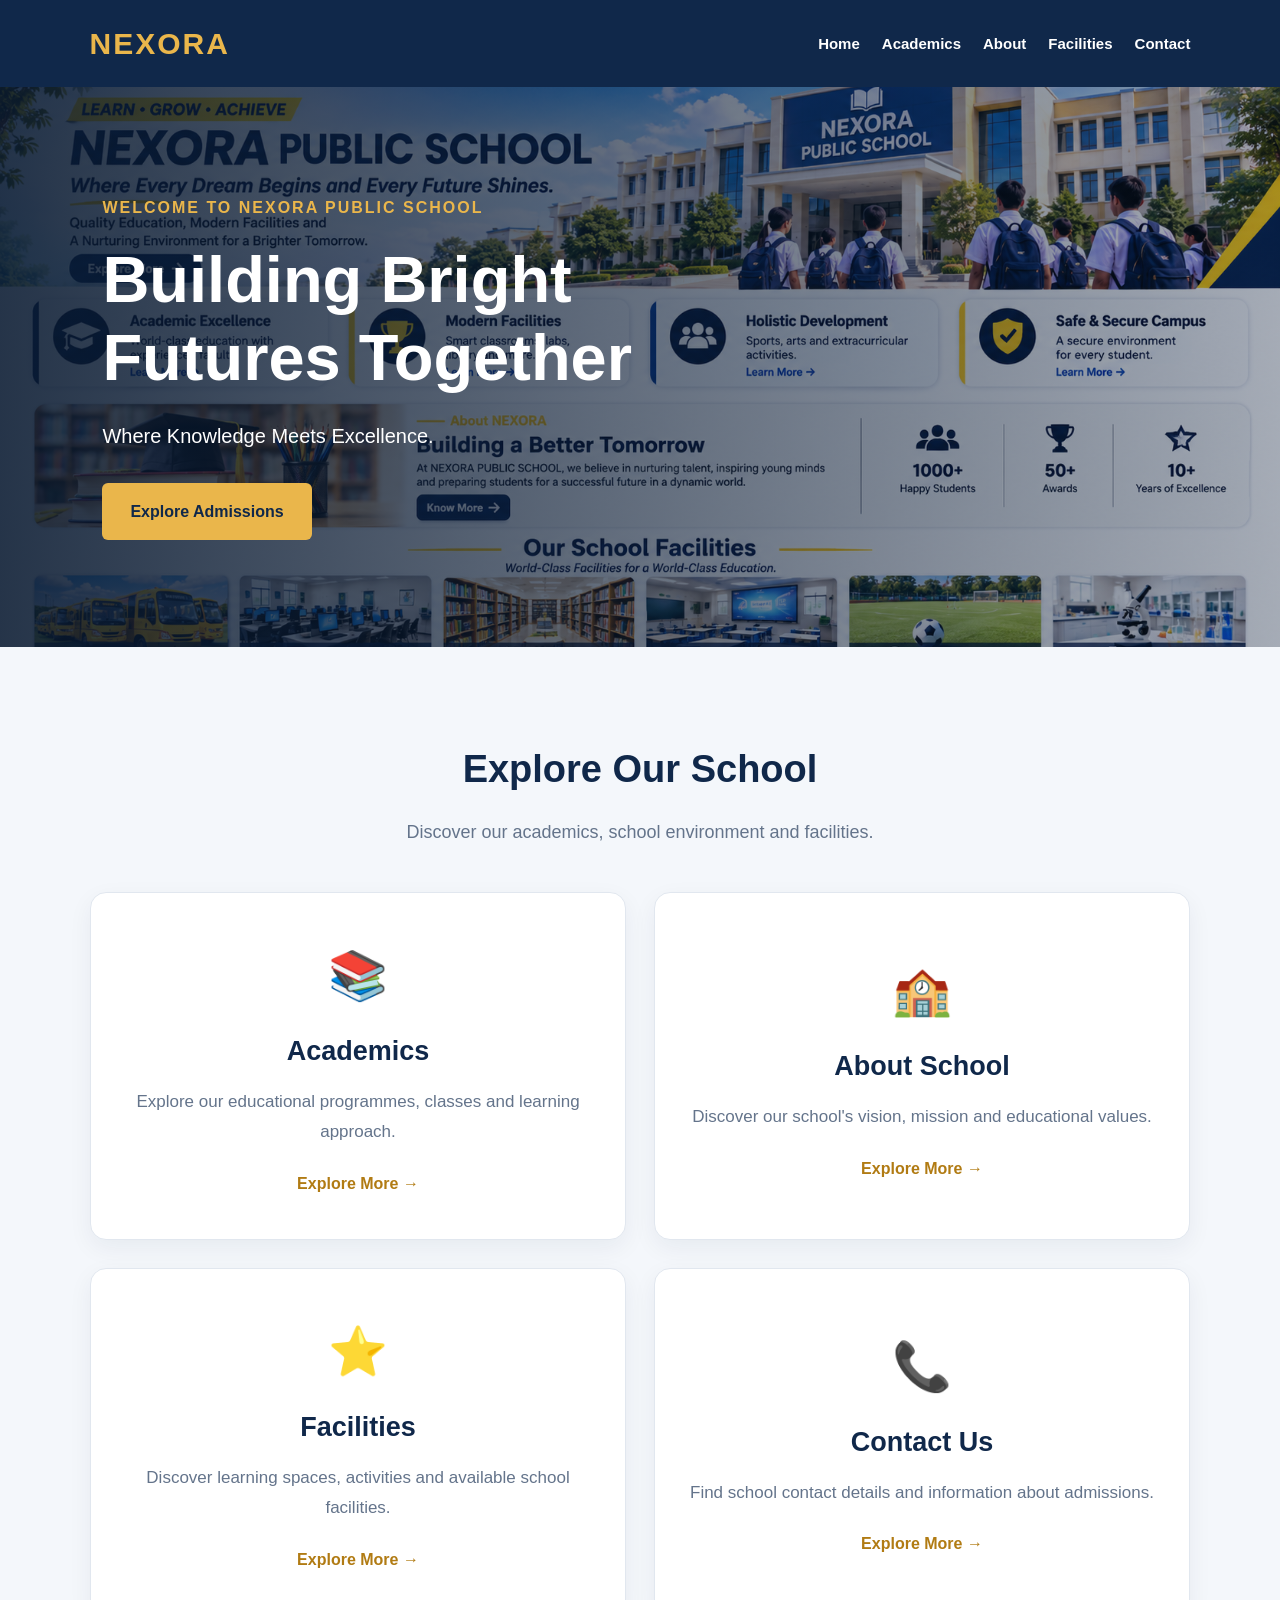
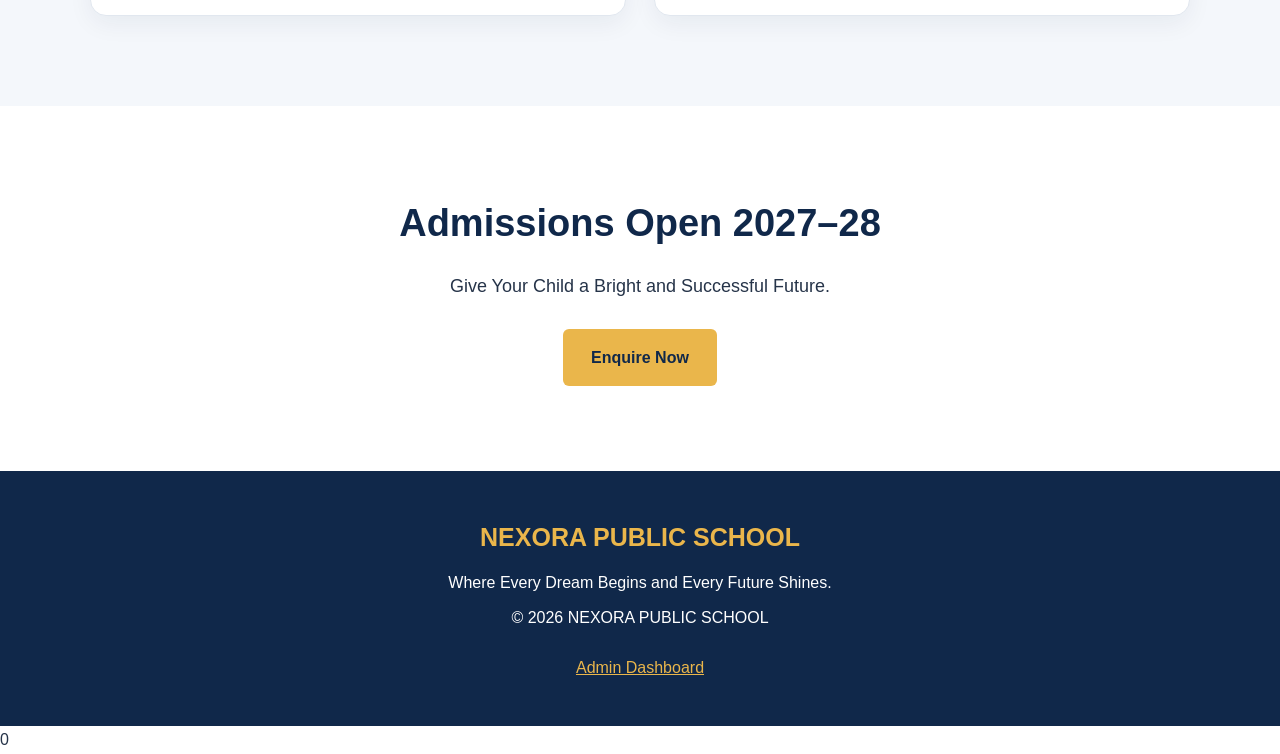
<file: index.html>
<!DOCTYPE html>
<html lang="en">
<head>
  <meta charset="UTF-8">
  <meta name="viewport" content="width=device-width, initial-scale=1.0">
  <title>NEXORA PUBLIC SCHOOL</title>
  <link rel="stylesheet" href="style.css">
</head>
<body>

<header>
  <a href="index.html" class="logo">NEXORA</a>
  <nav>
    <a href="index.html">Home</a>
    <a href="academics.html">Academics</a>
    <a href="about.html">About</a>
    <a href="facilities.html">Facilities</a>
    <a href="contact.html">Contact</a>
  </nav>
</header>

<section class="hero">
  <div class="hero-content">
    <p class="tag">WELCOME TO NEXORA PUBLIC SCHOOL</p>
    <h1>Building Bright Futures Together</h1>
    <p>Where Knowledge Meets Excellence.</p>
    <a href="contact.html" class="btn">Explore Admissions</a>
  </div>
</section>

<section class="home-options">
  <h2>Explore Our School</h2>
  <p class="option-subtitle">
    Discover our academics, school environment and facilities.
  </p>

  <div class="option-grid">

    <a href="academics.html" class="option-card">
      <div class="option-icon">📚</div>
      <h3>Academics</h3>
      <p>Explore our educational programmes, classes and learning approach.</p>
      <span>Explore More →</span>
    </a>

    <a href="about.html" class="option-card">
      <div class="option-icon">🏫</div>
      <h3>About School</h3>
      <p>Discover our school's vision, mission and educational values.</p>
      <span>Explore More →</span>
    </a>

    <a href="facilities.html" class="option-card">
      <div class="option-icon">⭐</div>
      <h3>Facilities</h3>
      <p>Discover learning spaces, activities and available school facilities.</p>
      <span>Explore More →</span>
    </a>

    <a href="contact.html" class="option-card">
      <div class="option-icon">📞</div>
      <h3>Contact Us</h3>
      <p>Find school contact details and information about admissions.</p>
      <span>Explore More →</span>
    </a>

  </div>
</section>

<section class="admission">
  <h2>Admissions Open 2027–28</h2>
  <p>Give Your Child a Bright and Successful Future.</p>
  <a href="contact.html" class="btn">Enquire Now</a>
</section>

<footer>
  <h3>NEXORA PUBLIC SCHOOL</h3>
  <p>Where Every Dream Begins and Every Future Shines.</p>
  <p>© 2026 NEXORA PUBLIC SCHOOL</p>

  <a href="admin.html" style="color:#eab64b; display:inline-block; margin-top:15px;">
    Admin Dashboard
  </a>
</footer>

<script>
window.onload = function() {
  const info = JSON.parse(localStorage.getItem("schoolInfo") || "{}");

  if (info.name) {
    document.querySelector("header .logo").textContent = info.name;
    document.querySelector("footer h3").textContent = info.name;
  }

  if (info.phone || info.address) {
    const section = document.createElement("section");
    section.className = "admission";

    const heading = document.createElement("h2");
    heading.textContent = "School Contact Details";

    const phone = document.createElement("p");
    phone.textContent = "Phone: " + (info.phone || "Not updated");

    const address = document.createElement("p");
    address.textContent = "Address: " + (info.address || "Not updated");

    section.append(heading, phone, address);
    document.querySelector("footer").before(section);
  }

  const admission = localStorage.getItem("admissionStatus");

  if (admission) {
    document.querySelector(".admission h2").textContent =
      admission + " 2027–28";
  }

  const notice = localStorage.getItem("schoolNotice");

  if (notice) {
    const section = document.createElement("section");
    section.className = "admission";

    const heading = document.createElement("h2");
    heading.textContent = "School Notice";

    const message = document.createElement("p");
    message.textContent = notice;

    section.append(heading, message);
    document.querySelector("footer").before(section);
  }
};
</script>

</body>
</html>

0
</file>
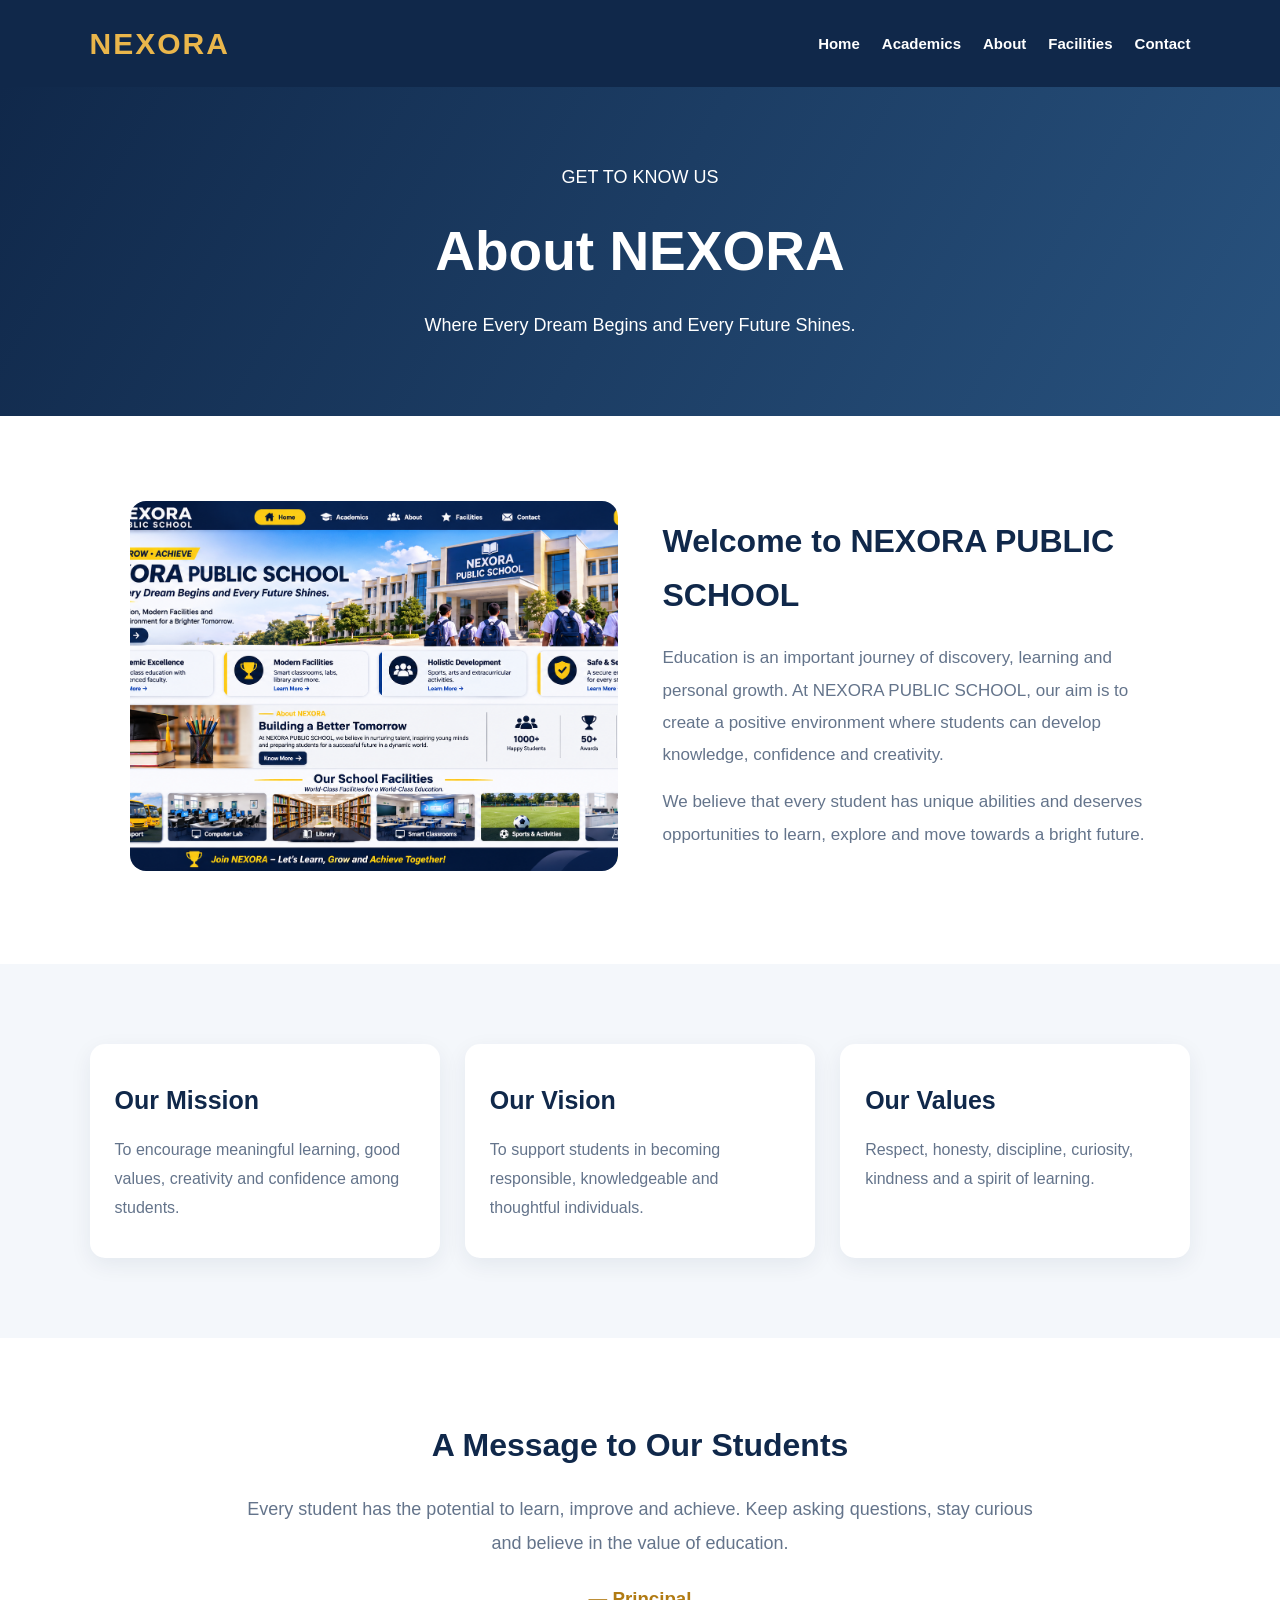
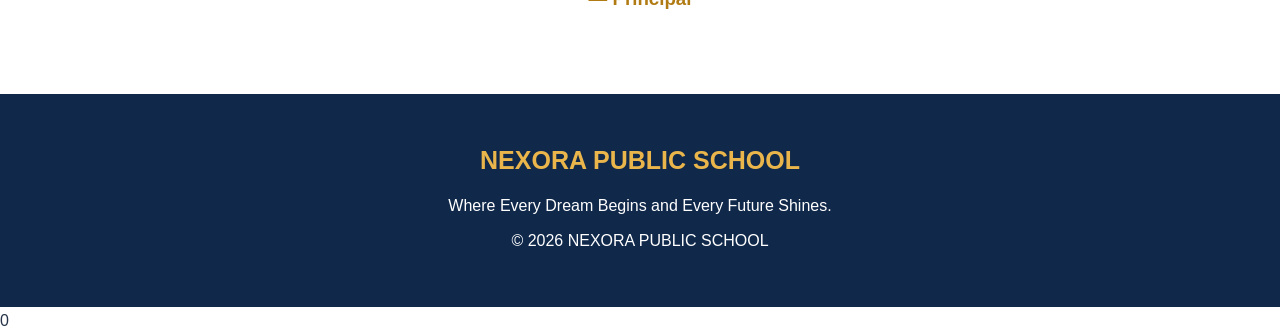
<file: about.html>
<!DOCTYPE html>
<html lang="en">
<head>
  <meta charset="UTF-8">
  <meta name="viewport" content="width=device-width, initial-scale=1.0">
  <title>About Us | NEXORA PUBLIC SCHOOL</title>
  <link rel="stylesheet" href="style.css">
</head>
<body>

<header>
  <a href="index.html" class="logo">NEXORA</a>
  <nav>
    <a href="index.html">Home</a>
    <a href="academics.html">Academics</a>
    <a href="about.html">About</a>
    <a href="facilities.html">Facilities</a>
    <a href="contact.html">Contact</a>
  </nav>
</header>

<section class="about-hero">
  <div>
    <p>GET TO KNOW US</p>
    <h1>About NEXORA</h1>
    <p>Where Every Dream Begins and Every Future Shines.</p>
  </div>
</section>

<section class="about-main">
  <div class="about-image">
    <img src="images/school.png" alt="NEXORA School Campus">
  </div>

  <div class="about-content">
    <h2>Welcome to NEXORA PUBLIC SCHOOL</h2>
    <p>
      Education is an important journey of discovery, learning
      and personal growth. At NEXORA PUBLIC SCHOOL, our aim is
      to create a positive environment where students can
      develop knowledge, confidence and creativity.
    </p>
    <p>
      We believe that every student has unique abilities and
      deserves opportunities to learn, explore and move towards
      a bright future.
    </p>
  </div>
</section>

<section class="about-values">
  <div class="value-card">
    <h2>Our Mission</h2>
    <p>
      To encourage meaningful learning, good values,
      creativity and confidence among students.
    </p>
  </div>

  <div class="value-card">
    <h2>Our Vision</h2>
    <p>
      To support students in becoming responsible,
      knowledgeable and thoughtful individuals.
    </p>
  </div>

  <div class="value-card">
    <h2>Our Values</h2>
    <p>
      Respect, honesty, discipline, curiosity,
      kindness and a spirit of learning.
    </p>
  </div>
</section>

<section class="principal-message">
  <h2>A Message to Our Students</h2>
  <p>
    Every student has the potential to learn, improve and achieve.
    Keep asking questions, stay curious and believe in the value
    of education.
  </p>
  <h3>— Principal</h3>
</section>

<footer>
  <h3>NEXORA PUBLIC SCHOOL</h3>
  <p>Where Every Dream Begins and Every Future Shines.</p>
  <p>© 2026 NEXORA PUBLIC SCHOOL</p>
</footer>

</body>
</html>
0
</file>
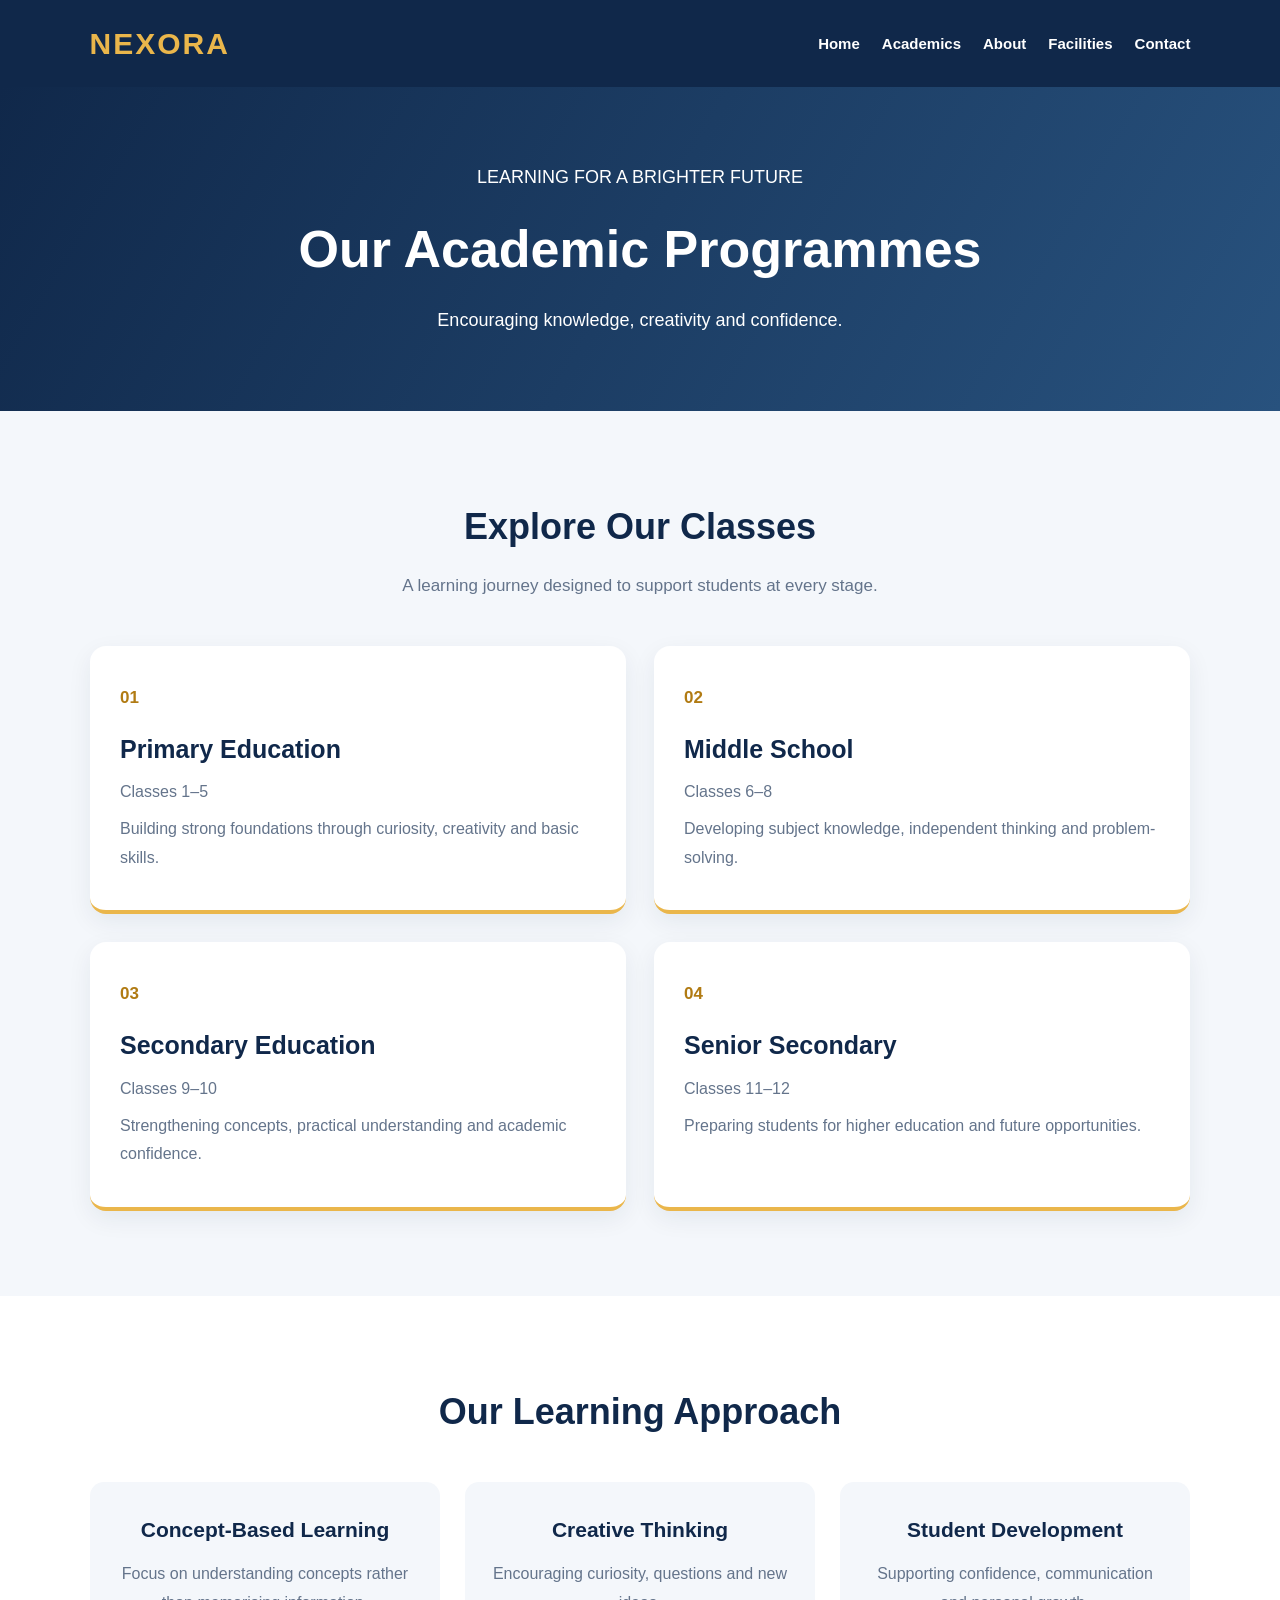
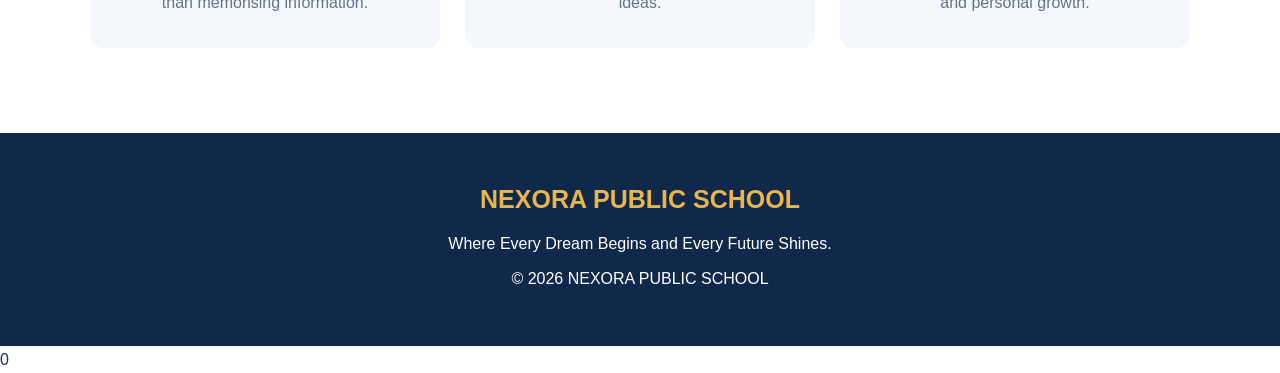
<file: academics.html>
<!DOCTYPE html>
<html lang="en">
<head>
  <meta charset="UTF-8">
  <meta name="viewport" content="width=device-width, initial-scale=1.0">
  <title>Academics | NEXORA PUBLIC SCHOOL</title>
  <link rel="stylesheet" href="style.css">
</head>
<body>

<header>
  <a href="index.html" class="logo">NEXORA</a>
  <nav>
    <a href="index.html">Home</a>
    <a href="academics.html">Academics</a>
    <a href="about.html">About</a>
    <a href="facilities.html">Facilities</a>
    <a href="contact.html">Contact</a>
  </nav>
</header>

<section class="academics-hero">
  <p>LEARNING FOR A BRIGHTER FUTURE</p>
  <h1>Our Academic Programmes</h1>
  <p>Encouraging knowledge, creativity and confidence.</p>
</section>

<section class="academic-section">
  <h2>Explore Our Classes</h2>
  <p class="academic-intro">
    A learning journey designed to support students at every stage.
  </p>

  <div class="academic-grid">

    <div class="academic-card">
      <span>01</span>
      <h3>Primary Education</h3>
      <p>Classes 1–5</p>
      <p>Building strong foundations through curiosity, creativity and basic skills.</p>
    </div>

    <div class="academic-card">
      <span>02</span>
      <h3>Middle School</h3>
      <p>Classes 6–8</p>
      <p>Developing subject knowledge, independent thinking and problem-solving.</p>
    </div>

    <div class="academic-card">
      <span>03</span>
      <h3>Secondary Education</h3>
      <p>Classes 9–10</p>
      <p>Strengthening concepts, practical understanding and academic confidence.</p>
    </div>

    <div class="academic-card">
      <span>04</span>
      <h3>Senior Secondary</h3>
      <p>Classes 11–12</p>
      <p>Preparing students for higher education and future opportunities.</p>
    </div>

  </div>
</section>

<section class="learning-section">
  <h2>Our Learning Approach</h2>
  <div class="learning-grid">
    <div>
      <h3>Concept-Based Learning</h3>
      <p>Focus on understanding concepts rather than memorising information.</p>
    </div>
    <div>
      <h3>Creative Thinking</h3>
      <p>Encouraging curiosity, questions and new ideas.</p>
    </div>
    <div>
      <h3>Student Development</h3>
      <p>Supporting confidence, communication and personal growth.</p>
    </div>
  </div>
</section>

<footer>
  <h3>NEXORA PUBLIC SCHOOL</h3>
  <p>Where Every Dream Begins and Every Future Shines.</p>
  <p>© 2026 NEXORA PUBLIC SCHOOL</p>
</footer>

</body>
</html>
0
</file>
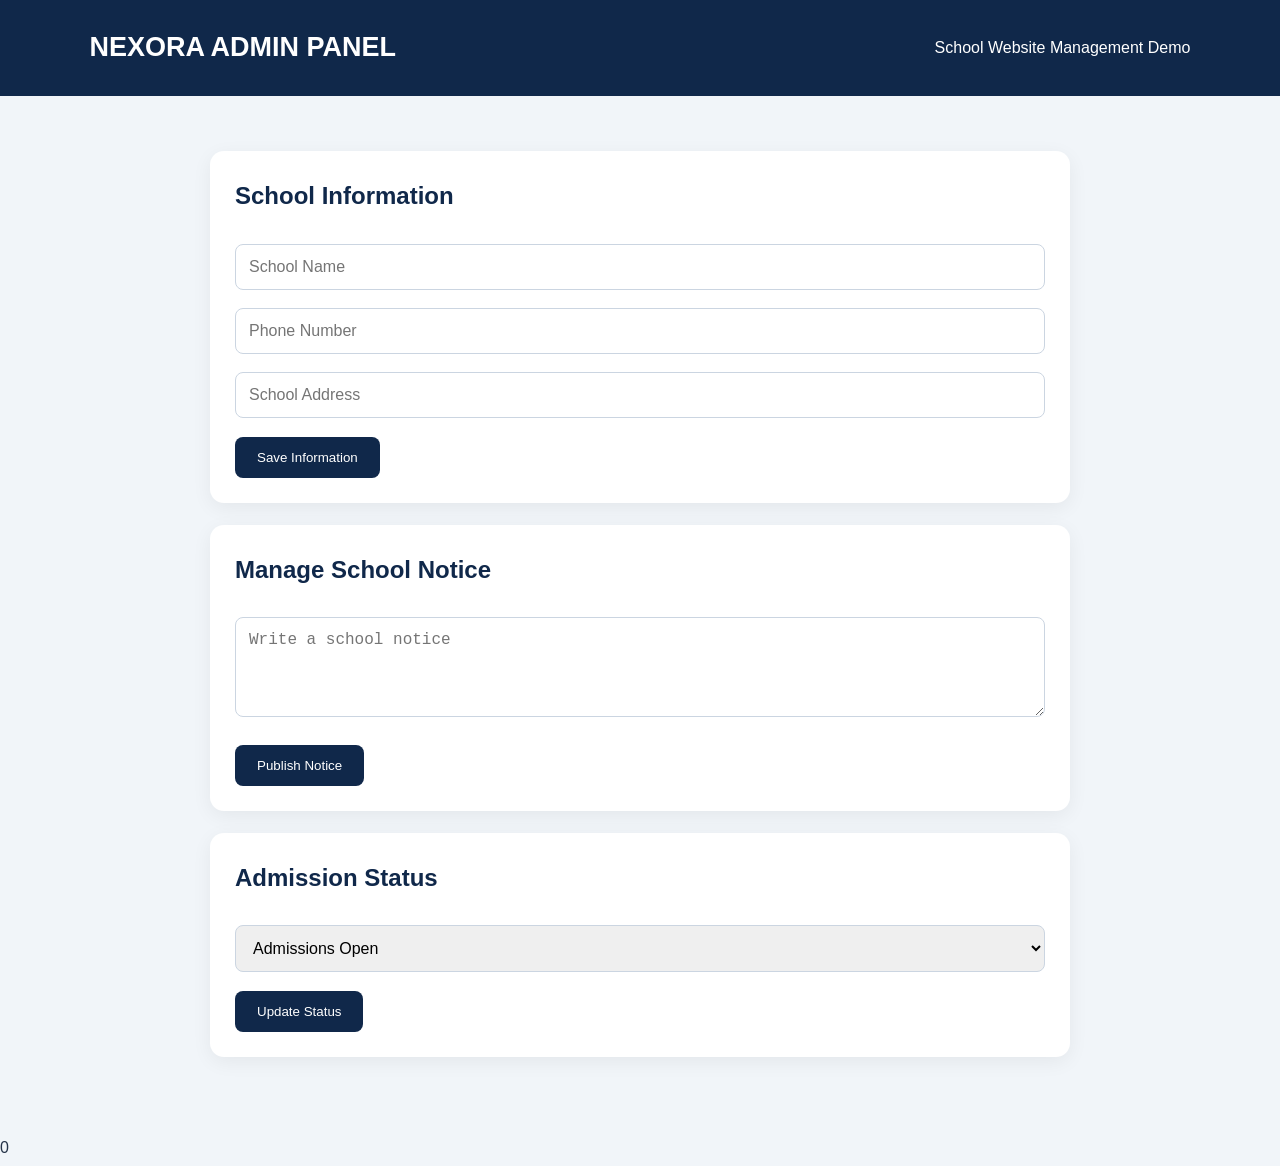
<file: admin.html>
<!DOCTYPE html>
<html lang="en">
<head>
<meta charset="UTF-8">
<meta name="viewport" content="width=device-width, initial-scale=1.0">
<title>School Admin Dashboard</title>
<link rel="stylesheet" href="style.css">

<style>
body {
  background: #f1f5f9;
  font-family: Arial, sans-serif;
}

.admin-header {
  background: #10284a;
  color: white;
  padding: 25px 7%;
}

.admin-header h1 {
  font-size: 27px;
}

.admin-container {
  max-width: 900px;
  margin: 35px auto;
  padding: 20px;
}

.admin-card {
  background: white;
  padding: 25px;
  margin-bottom: 22px;
  border-radius: 14px;
  box-shadow: 0 5px 20px rgba(0,0,0,.06);
}

.admin-card h2 {
  color: #10284a;
  margin-bottom: 18px;
}

.admin-card input,
.admin-card textarea,
.admin-card select {
  width: 100%;
  padding: 13px;
  margin: 9px 0;
  border: 1px solid #cbd5e1;
  border-radius: 8px;
  font-size: 16px;
}

.admin-card button {
  background: #10284a;
  color: white;
  border: none;
  padding: 13px 22px;
  border-radius: 8px;
  margin-top: 10px;
  cursor: pointer;
}

.status {
  color: #b17b13;
  font-weight: bold;
}
</style>
</head>

<body>

<header class="admin-header">
  <h1>NEXORA ADMIN PANEL</h1>
  <p>School Website Management Demo</p>
</header>

<main class="admin-container">

  <section class="admin-card">
    <h2>School Information</h2>

    <input id="schoolName" placeholder="School Name">
    <input id="phone" placeholder="Phone Number">
    <input id="address" placeholder="School Address">

    <button onclick="saveInfo()">Save Information</button>
  </section>

  <section class="admin-card">
    <h2>Manage School Notice</h2>

    <textarea id="notice" rows="4"
    placeholder="Write a school notice"></textarea>

    <button onclick="saveNotice()">Publish Notice</button>
    <p id="noticeStatus" class="status"></p>
  </section>

  <section class="admin-card">
    <h2>Admission Status</h2>

    <select id="admission">
      <option value="Admissions Open">Admissions Open</option>
      <option value="Admissions Closed">Admissions Closed</option>
    </select>

    <button onclick="saveAdmission()">Update Status</button>
    <p id="admissionStatus" class="status"></p>
  </section>

</main>

<script>
function saveInfo() {
  const info = {
    name: document.getElementById("schoolName").value,
    phone: document.getElementById("phone").value,
    address: document.getElementById("address").value
  };

  localStorage.setItem("schoolInfo", JSON.stringify(info));
  alert("School information saved!");
}

function saveNotice() {
  const notice = document.getElementById("notice").value.trim();

  if (!notice) {
    alert("Please enter a notice first.");
    return;
  }

  localStorage.setItem("schoolNotice", notice);
  document.getElementById("noticeStatus").textContent = "Notice saved!";
}

function saveAdmission() {
  const status = document.getElementById("admission").value;

  localStorage.setItem("admissionStatus", status);
  document.getElementById("admissionStatus").textContent =
    "Status saved: " + status;
}

window.onload = function() {
  const info = JSON.parse(localStorage.getItem("schoolInfo") || "{}");

  document.getElementById("schoolName").value = info.name || "";
  document.getElementById("phone").value = info.phone || "";
  document.getElementById("address").value = info.address || "";
  document.getElementById("notice").value =
    localStorage.getItem("schoolNotice") || "";

  document.getElementById("admission").value =
    localStorage.getItem("admissionStatus") || "Admissions Open";
};
</script>

</body>
</html>

0
</file>
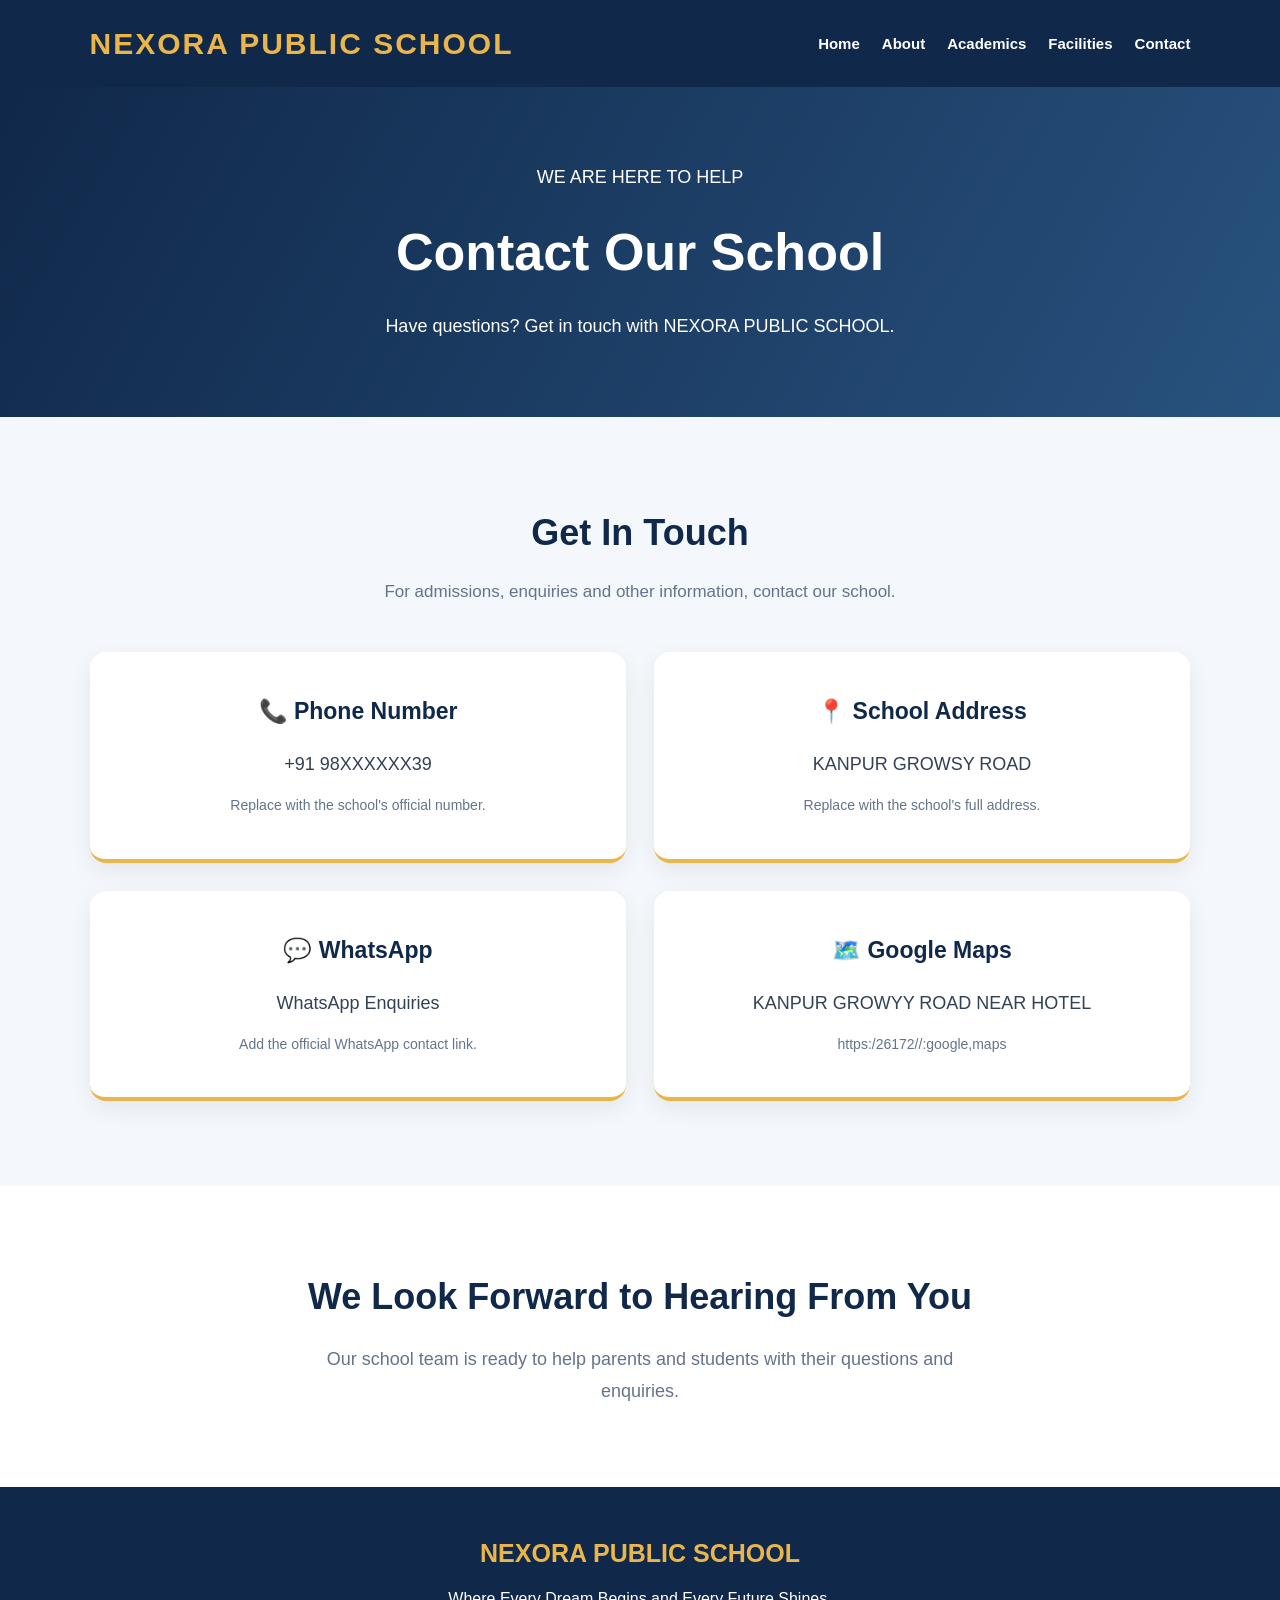
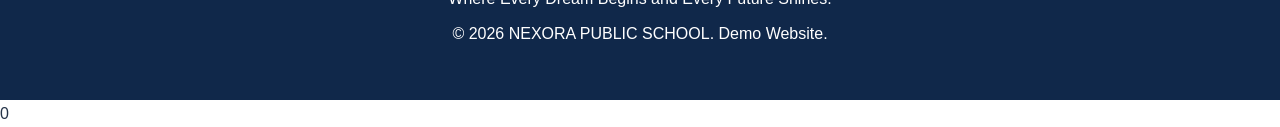
<file: contact.html>
<!DOCTYPE html>
<html lang="en">
<head>
  <meta charset="UTF-8">
  <meta name="viewport" content="width=device-width, initial-scale=1.0">
  <title>Contact Us | NEXORA PUBLIC SCHOOL</title>
  <link rel="stylesheet" href="style.css">
</head>
<body>

<header class="header">
  <a href="index.html" class="logo">NEXORA <span>PUBLIC SCHOOL</span></a>
  <nav>
    <a href="index.html">Home</a>
    <a href="about.html">About</a>
    <a href="academics.html">Academics</a>
    <a href="facilities.html">Facilities</a>
    <a href="contact.html">Contact</a>
  </nav>
</header>

<section class="contact-hero">
  <p>WE ARE HERE TO HELP</p>
  <h1>Contact Our School</h1>
  <p>Have questions? Get in touch with NEXORA PUBLIC SCHOOL.</p>
</section>

<section class="contact-section">
  <h2>Get In Touch</h2>
  <p class="contact-intro">
    For admissions, enquiries and other information, contact our school.
  </p>

  <div class="contact-grid">
    <div class="contact-card">
      <h3>📞 Phone Number</h3>
      <p>+91 98XXXXXX39</p>
      <small>Replace with the school's official number.</small>
    </div>

    <div class="contact-card">
      <h3>📍 School Address</h3>
      <p>KANPUR GROWSY ROAD</p>
      <small>Replace with the school's full address.</small>
    </div>

    <div class="contact-card">
      <h3>💬 WhatsApp</h3>
      <p>WhatsApp Enquiries</p>
      <small>Add the official WhatsApp contact link.</small>
    </div>

    <div class="contact-card">
      <h3>🗺️ Google Maps</h3>
      <p>KANPUR GROWYY ROAD NEAR HOTEL</p>
      <small>https:/26172//:google,maps</small>
    </div>
  </div>
</section>

<section class="contact-note">
  <h2>We Look Forward to Hearing From You</h2>
  <p>
    Our school team is ready to help parents and students
    with their questions and enquiries.
  </p>
</section>

<footer>
  <h3>NEXORA PUBLIC SCHOOL</h3>
  <p>Where Every Dream Begins and Every Future Shines.</p>
  <p>© 2026 NEXORA PUBLIC SCHOOL. Demo Website.</p>
</footer>

</body>
</html>
0
</file>
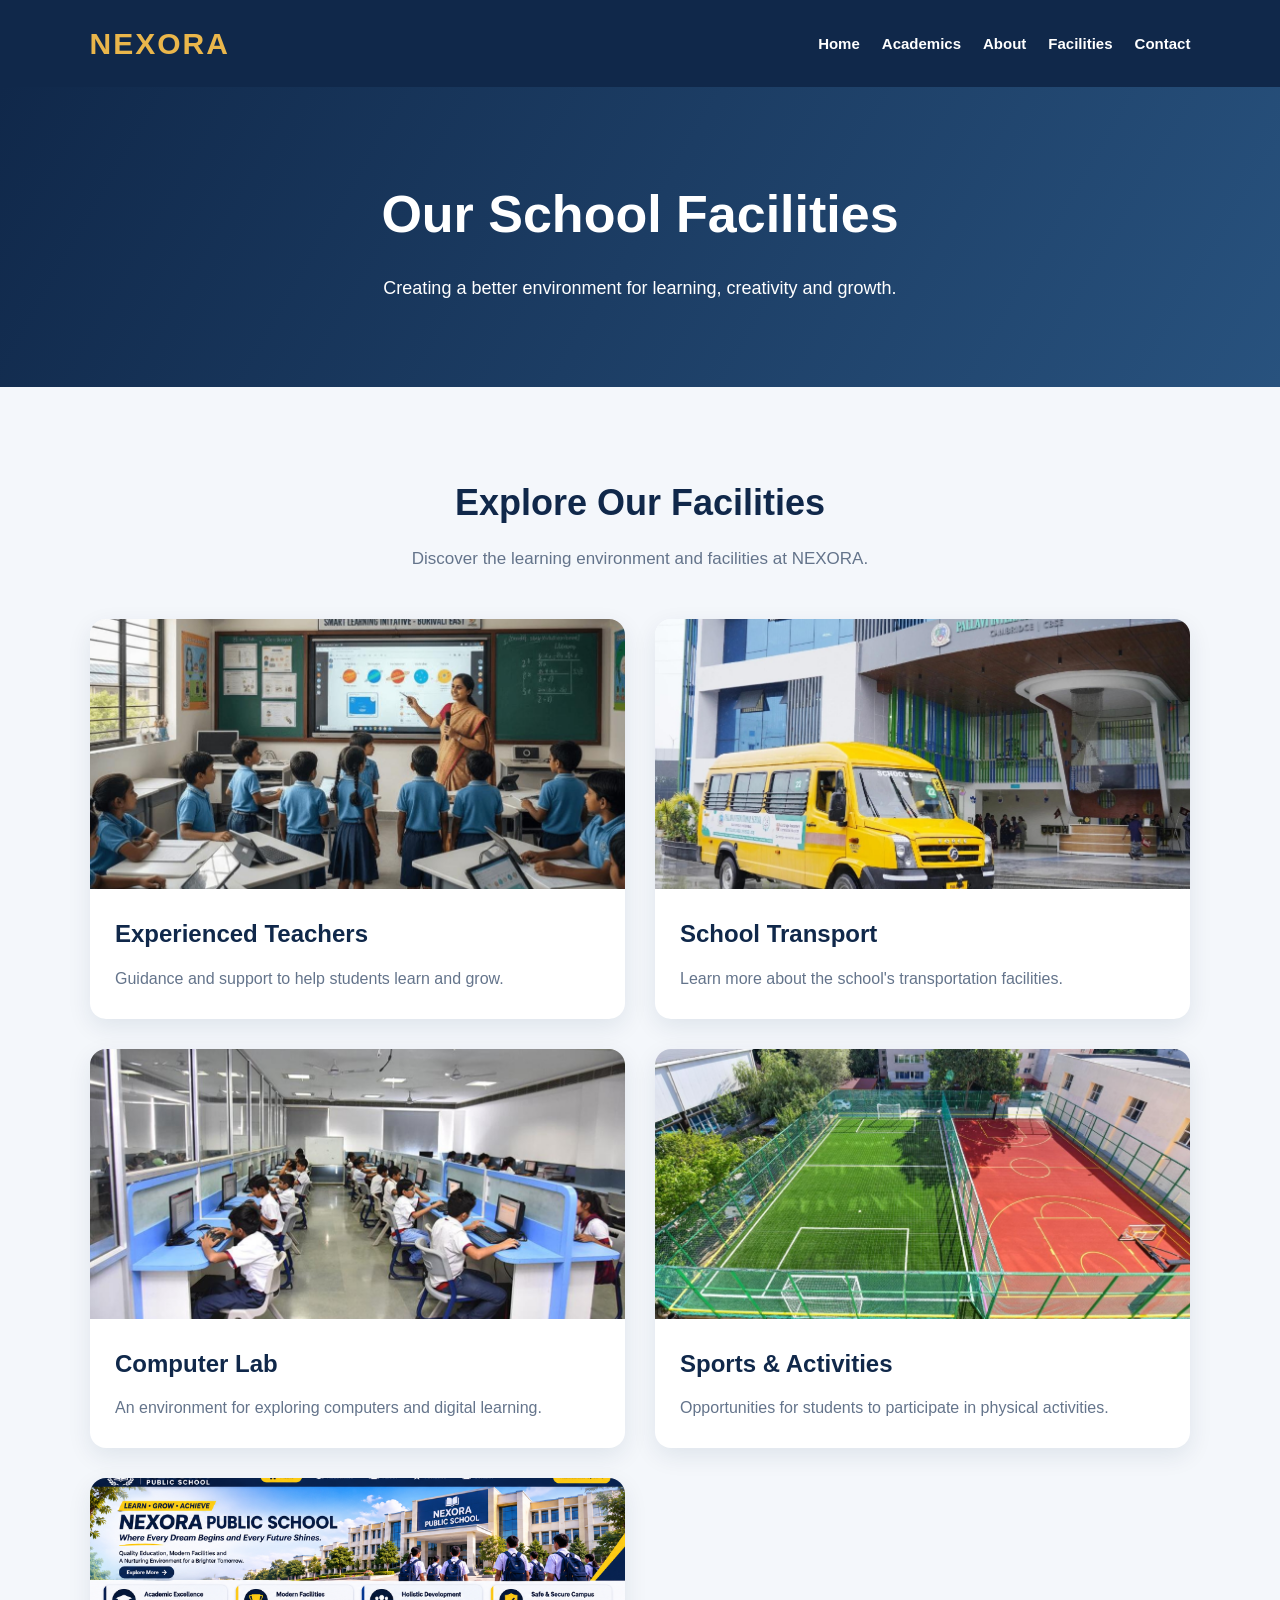
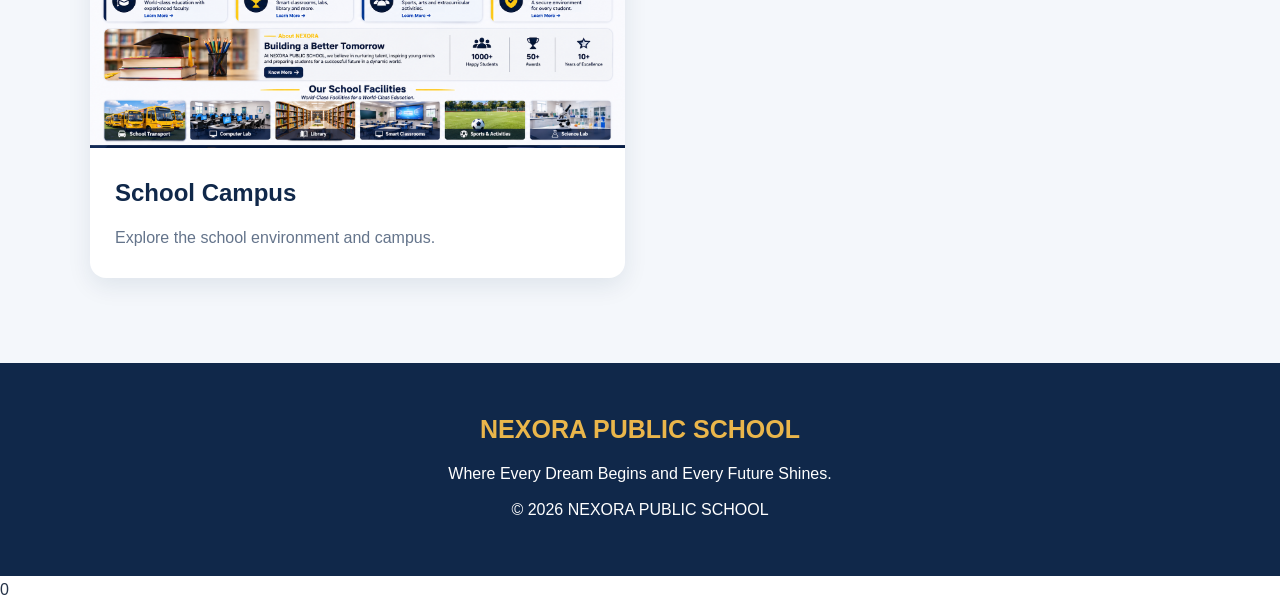
<file: facilities.html>
<!DOCTYPE html>
<html lang="en">
<head>
  <meta charset="UTF-8">
  <meta name="viewport" content="width=device-width, initial-scale=1.0">
  <title>School Facilities | NEXORA</title>
  <link rel="stylesheet" href="style.css">
</head>
<body>

<header>
  <a href="index.html" class="logo">NEXORA</a>
  <nav>
    <a href="index.html">Home</a>
    <a href="academics.html">Academics</a>
    <a href="about.html">About</a>
    <a href="facilities.html">Facilities</a>
    <a href="contact.html">Contact</a>
  </nav>
</header>

<section class="facility-hero">
  <h1>Our School Facilities</h1>
  <p>Creating a better environment for learning, creativity and growth.</p>
</section>

<section class="facility-section">
  <h2>Explore Our Facilities</h2>
  <p class="facility-intro">
    Discover the learning environment and facilities at NEXORA.
  </p>

  <div class="facility-grid">

    <div class="facility-card">
      <img src="images/teacher.png" alt="Teacher teaching students">
      <div class="facility-info">
        <h3>Experienced Teachers</h3>
        <p>Guidance and support to help students learn and grow.</p>
      </div>
    </div>

    <div class="facility-card">
      <img src="images/bus.png" alt="School bus">
      <div class="facility-info">
        <h3>School Transport</h3>
        <p>Learn more about the school's transportation facilities.</p>
      </div>
    </div>

    <div class="facility-card">
      <img src="images/computer.png" alt="Computer laboratory">
      <div class="facility-info">
        <h3>Computer Lab</h3>
        <p>An environment for exploring computers and digital learning.</p>
      </div>
    </div>

    <div class="facility-card">
      <img src="images/sport.png" alt="School sports ground">
      <div class="facility-info">
        <h3>Sports & Activities</h3>
        <p>Opportunities for students to participate in physical activities.</p>
      </div>
    </div>

    <div class="facility-card">
      <img src="images/school.png" alt="School building">
      <div class="facility-info">
        <h3>School Campus</h3>
        <p>Explore the school environment and campus.</p>
      </div>
    </div>

  </div>
</section>

<footer>
  <h3>NEXORA PUBLIC SCHOOL</h3>
  <p>Where Every Dream Begins and Every Future Shines.</p>
  <p>© 2026 NEXORA PUBLIC SCHOOL</p>
</footer>

</body>
</html>
0
</file>
<file: style.css>
* {
  margin: 0;
  padding: 0;
  box-sizing: border-box;
}

:root {
  --navy: #10284a;
  --blue: #1d416c;
  --gold: #eab64b;
  --light: #f4f7fb;
  --text: #263449;
}

body {
  font-family: Arial, sans-serif;
  color: var(--text);
  background: white;
  line-height: 1.7;
}

header {
  min-height: 85px;
  padding: 18px 7%;
  background: var(--navy);
  display: flex;
  align-items: center;
  justify-content: space-between;
  flex-wrap: wrap;
  gap: 15px;
}

.logo {
  color: var(--gold);
  font-size: 30px;
  font-weight: bold;
  text-decoration: none;
  letter-spacing: 2px;
}

nav {
  display: flex;
  flex-wrap: wrap;
  gap: 22px;
}

nav a {
  color: white;
  text-decoration: none;
  font-size: 15px;
  font-weight: bold;
}

nav a:hover {
  color: var(--gold);
}

.hero {
  min-height: 560px;
  padding: 100px 8%;
  display: flex;
  align-items: center;
  background:
    linear-gradient(90deg, rgba(8,25,48,.88), rgba(8,25,48,.35)),
    url("images/school.png") center/cover no-repeat;
  color: white;
}

.hero-content {
  max-width: 700px;
}

.tag {
  color: var(--gold);
  font-weight: bold;
  letter-spacing: 2px;
  margin-bottom: 20px;
}

.hero h1 {
  font-size: clamp(38px, 6vw, 65px);
  line-height: 1.2;
  margin-bottom: 22px;
}

.hero-content > p:not(.tag) {
  font-size: 20px;
  margin-bottom: 30px;
}

.btn {
  display: inline-block;
  padding: 15px 28px;
  background: var(--gold);
  color: var(--navy);
  text-decoration: none;
  font-weight: bold;
  border-radius: 6px;
}

.home-options {
  padding: 90px 7%;
  text-align: center;
  background: var(--light);
}

.home-options h2,
.admission h2 {
  color: var(--navy);
  font-size: 38px;
  margin-bottom: 15px;
}

.option-subtitle {
  font-size: 18px;
  color: #64748b;
  margin-bottom: 45px;
}

.option-grid {
  display: grid;
  grid-template-columns: repeat(2, 1fr);
  gap: 28px;
  max-width: 1100px;
  margin: auto;
}

.option-card {
  min-height: 300px;
  padding: 42px 30px;
  background: white;
  border: 1px solid #e1e7ef;
  border-radius: 16px;
  text-decoration: none;
  color: var(--text);
  display: flex;
  flex-direction: column;
  align-items: center;
  justify-content: center;
  box-shadow: 0 8px 25px rgba(16,40,74,.06);
  transition: .3s;
}

.option-card:hover {
  transform: translateY(-7px);
  border-color: var(--gold);
}

.option-icon {
  font-size: 48px;
  margin-bottom: 12px;
}

.option-card h3 {
  font-size: 27px;
  color: var(--navy);
  margin-bottom: 12px;
}

.option-card p {
  font-size: 17px;
  line-height: 1.8;
  color: #64748b;
}

.option-card span {
  margin-top: 22px;
  font-size: 16px;
  font-weight: bold;
  color: #b17b13;
}

.admission {
  padding: 85px 7%;
  text-align: center;
  background: #fff;
}

.admission p {
  font-size: 18px;
  margin: 15px 0 28px;
}

footer {
  padding: 45px 7%;
  text-align: center;
  background: var(--navy);
  color: white;
}

footer h3 {
  color: var(--gold);
  font-size: 25px;
  margin-bottom: 10px;
}

footer p {
  margin: 8px 0;
}

@media (max-width: 650px) {
  header {
    justify-content: center;
    text-align: center;
  }

  nav {
    justify-content: center;
    gap: 13px;
  }

  nav a {
    font-size: 13px;
  }

  .hero {
    min-height: 480px;
    padding: 70px 7%;
  }

  .option-grid {
    grid-template-columns: 1fr;
  }

  .option-card {
    min-height: 270px;
    padding: 38px 24px;
  }

  .home-options h2,
  .admission h2 {
    font-size: 30px;
  }
}


/* FACILITIES PAGE DESIGN */

.facility-hero {
  min-height: 300px;
  padding: 75px 7%;
  background: linear-gradient(120deg, #10284a, #28527e);
  color: white;
  text-align: center;
  display: flex;
  flex-direction: column;
  justify-content: center;
  align-items: center;
}

.facility-hero h1 {
  font-size: clamp(35px, 5vw, 52px);
  margin-bottom: 15px;
}

.facility-hero p {
  font-size: 18px;
  max-width: 650px;
}

.facility-section {
  padding: 85px 7%;
  background: #f4f7fb;
  text-align: center;
}

.facility-section h2 {
  color: #10284a;
  font-size: 36px;
  margin-bottom: 12px;
}

.facility-intro {
  color: #64748b;
  font-size: 17px;
  margin-bottom: 45px;
}

.facility-grid {
  display: grid;
  grid-template-columns: repeat(2, 1fr);
  gap: 30px;
  max-width: 1100px;
  margin: auto;
}

.facility-card {
  background: white;
  border-radius: 16px;
  overflow: hidden;
  text-align: left;
  box-shadow: 0 8px 25px rgba(16,40,74,.09);
  transition: .3s;
}

.facility-card:hover {
  transform: translateY(-6px);
}

.facility-card img {
  width: 100%;
  height: 270px;
  object-fit: cover;
  display: block;
}

.facility-info {
  padding: 25px;
}

.facility-info h3 {
  color: #10284a;
  font-size: 24px;
  margin-bottom: 10px;
}

.facility-info p {
  color: #64748b;
  font-size: 16px;
  line-height: 1.8;
}

@media(max-width: 650px) {
  .facility-grid {
    grid-template-columns: 1fr;
  }

  .facility-card img {
    height: 240px;
  }

  .facility-section h2 {
    font-size: 29px;
  }
}

/* ABOUT PAGE DESIGN */

.about-hero {
  min-height: 320px;
  padding: 75px 7%;
  background: linear-gradient(120deg, #10284a, #28527e);
  color: white;
  display: flex;
  align-items: center;
  justify-content: center;
  text-align: center;
}

.about-hero h1 {
  font-size: clamp(38px, 6vw, 55px);
  margin: 12px 0;
}

.about-hero p {
  font-size: 18px;
}

.about-main {
  padding: 85px 7%;
  display: grid;
  grid-template-columns: 1fr 1fr;
  gap: 45px;
  align-items: center;
  max-width: 1200px;
  margin: auto;
}

.about-image img {
  width: 100%;
  height: 370px;
  object-fit: cover;
  border-radius: 16px;
}

.about-content h2 {
  color: #10284a;
  font-size: 32px;
  margin-bottom: 20px;
}

.about-content p {
  color: #64748b;
  font-size: 17px;
  line-height: 1.9;
  margin-bottom: 15px;
}

.about-values {
  padding: 80px 7%;
  background: #f4f7fb;
  display: grid;
  grid-template-columns: repeat(3, 1fr);
  gap: 25px;
}

.value-card {
  background: white;
  padding: 35px 25px;
  border-radius: 15px;
  box-shadow: 0 7px 22px rgba(16,40,74,.07);
}

.value-card h2 {
  color: #10284a;
  font-size: 25px;
  margin-bottom: 15px;
}

.value-card p {
  color: #64748b;
  font-size: 16px;
  line-height: 1.8;
}

.principal-message {
  padding: 80px 10%;
  text-align: center;
}

.principal-message h2 {
  color: #10284a;
  font-size: 32px;
  margin-bottom: 20px;
}

.principal-message p {
  max-width: 800px;
  margin: auto;
  font-size: 18px;
  color: #64748b;
  line-height: 1.9;
}

.principal-message h3 {
  color: #b17b13;
  margin-top: 22px;
}

@media(max-width: 700px) {
  .about-main {
    grid-template-columns: 1fr;
    padding: 55px 7%;
  }

  .about-image img {
    height: 260px;
  }

  .about-values {
    grid-template-columns: 1fr;
  }

  .about-content h2 {
    font-size: 27px;
  }
}

/* ACADEMICS PAGE DESIGN */

.academics-hero {
  min-height: 320px;
  padding: 75px 7%;
  background: linear-gradient(120deg, #10284a, #28527e);
  color: white;
  text-align: center;
  display: flex;
  flex-direction: column;
  justify-content: center;
  align-items: center;
}

.academics-hero h1 {
  font-size: clamp(35px, 5vw, 52px);
  margin: 12px 0;
}

.academics-hero p {
  font-size: 18px;
}

.academic-section {
  padding: 85px 7%;
  background: #f4f7fb;
  text-align: center;
}

.academic-section h2,
.learning-section h2 {
  color: #10284a;
  font-size: 36px;
  margin-bottom: 15px;
}

.academic-intro {
  color: #64748b;
  font-size: 17px;
  margin-bottom: 45px;
}

.academic-grid {
  max-width: 1100px;
  margin: auto;
  display: grid;
  grid-template-columns: repeat(2, 1fr);
  gap: 28px;
}

.academic-card {
  background: white;
  padding: 38px 30px;
  border-radius: 16px;
  text-align: left;
  box-shadow: 0 8px 25px rgba(16,40,74,.07);
  transition: .3s;
  border-bottom: 4px solid #eab64b;
}

.academic-card:hover {
  transform: translateY(-6px);
}

.academic-card span {
  color: #b17b13;
  font-size: 17px;
  font-weight: bold;
}

.academic-card h3 {
  color: #10284a;
  font-size: 25px;
  margin: 15px 0 8px;
}

.academic-card p {
  color: #64748b;
  font-size: 16px;
  line-height: 1.8;
  margin-top: 8px;
}

.learning-section {
  padding: 85px 7%;
  text-align: center;
}

.learning-grid {
  max-width: 1100px;
  margin: 40px auto 0;
  display: grid;
  grid-template-columns: repeat(3, 1fr);
  gap: 25px;
}

.learning-grid div {
  padding: 30px 22px;
  background: #f4f7fb;
  border-radius: 14px;
}

.learning-grid h3 {
  color: #10284a;
  font-size: 21px;
  margin-bottom: 12px;
}

.learning-grid p {
  color: #64748b;
  line-height: 1.8;
}

@media(max-width: 700px) {
  .academic-grid,
  .learning-grid {
    grid-template-columns: 1fr;
  }

  .academic-section h2,
  .learning-section h2 {
    font-size: 29px;
  }
}
/* CONTACT PAGE DESIGN */

.contact-hero {
  min-height: 320px;
  padding: 75px 7%;
  background: linear-gradient(120deg, #10284a, #28527e);
  color: white;
  text-align: center;
  display: flex;
  flex-direction: column;
  justify-content: center;
  align-items: center;
}

.contact-hero h1 {
  font-size: clamp(36px, 5vw, 52px);
  margin: 15px 0;
}

.contact-hero p {
  font-size: 18px;
}

.contact-section {
  padding: 85px 7%;
  background: #f4f7fb;
  text-align: center;
}

.contact-section h2,
.contact-note h2 {
  color: #10284a;
  font-size: 36px;
  margin-bottom: 15px;
}

.contact-intro {
  color: #64748b;
  font-size: 17px;
  margin-bottom: 45px;
}

.contact-grid {
  max-width: 1100px;
  margin: auto;
  display: grid;
  grid-template-columns: repeat(2, 1fr);
  gap: 28px;
}

.contact-card {
  background: white;
  padding: 40px 30px;
  border-radius: 16px;
  border-bottom: 4px solid #eab64b;
  box-shadow: 0 8px 25px rgba(16,40,74,.07);
}

.contact-card h3 {
  color: #10284a;
  font-size: 23px;
  margin-bottom: 18px;
}

.contact-card p {
  color: #334155;
  font-size: 18px;
  margin-bottom: 12px;
}

.contact-card small {
  color: #64748b;
  font-size: 14px;
}

.contact-note {
  padding: 80px 7%;
  text-align: center;
}

.contact-note p {
  max-width: 700px;
  margin: auto;
  color: #64748b;
  font-size: 18px;
  line-height: 1.8;
}

@media(max-width: 700px) {
  .contact-grid {
    grid-template-columns: 1fr;
  }

  .contact-section h2,
  .contact-note h2 {
    font-size: 29px;
  }
}

0
</file>
